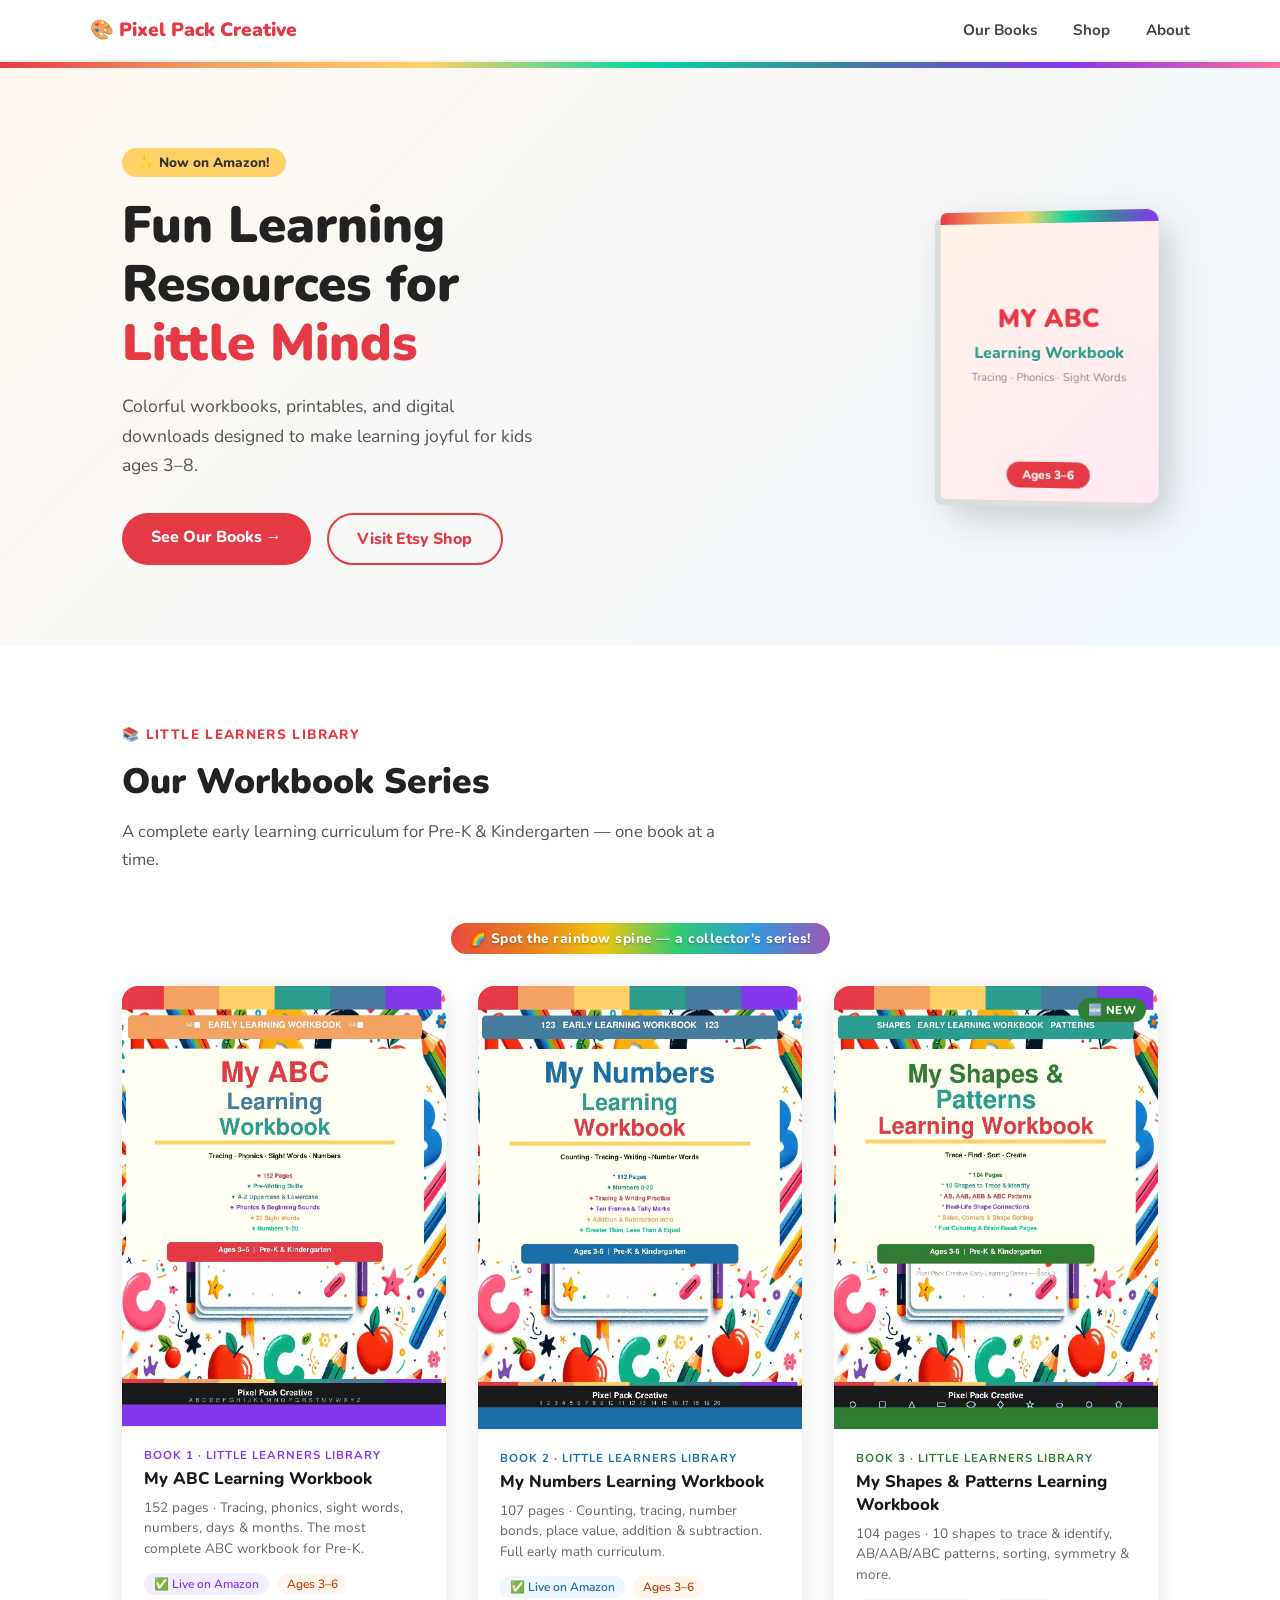
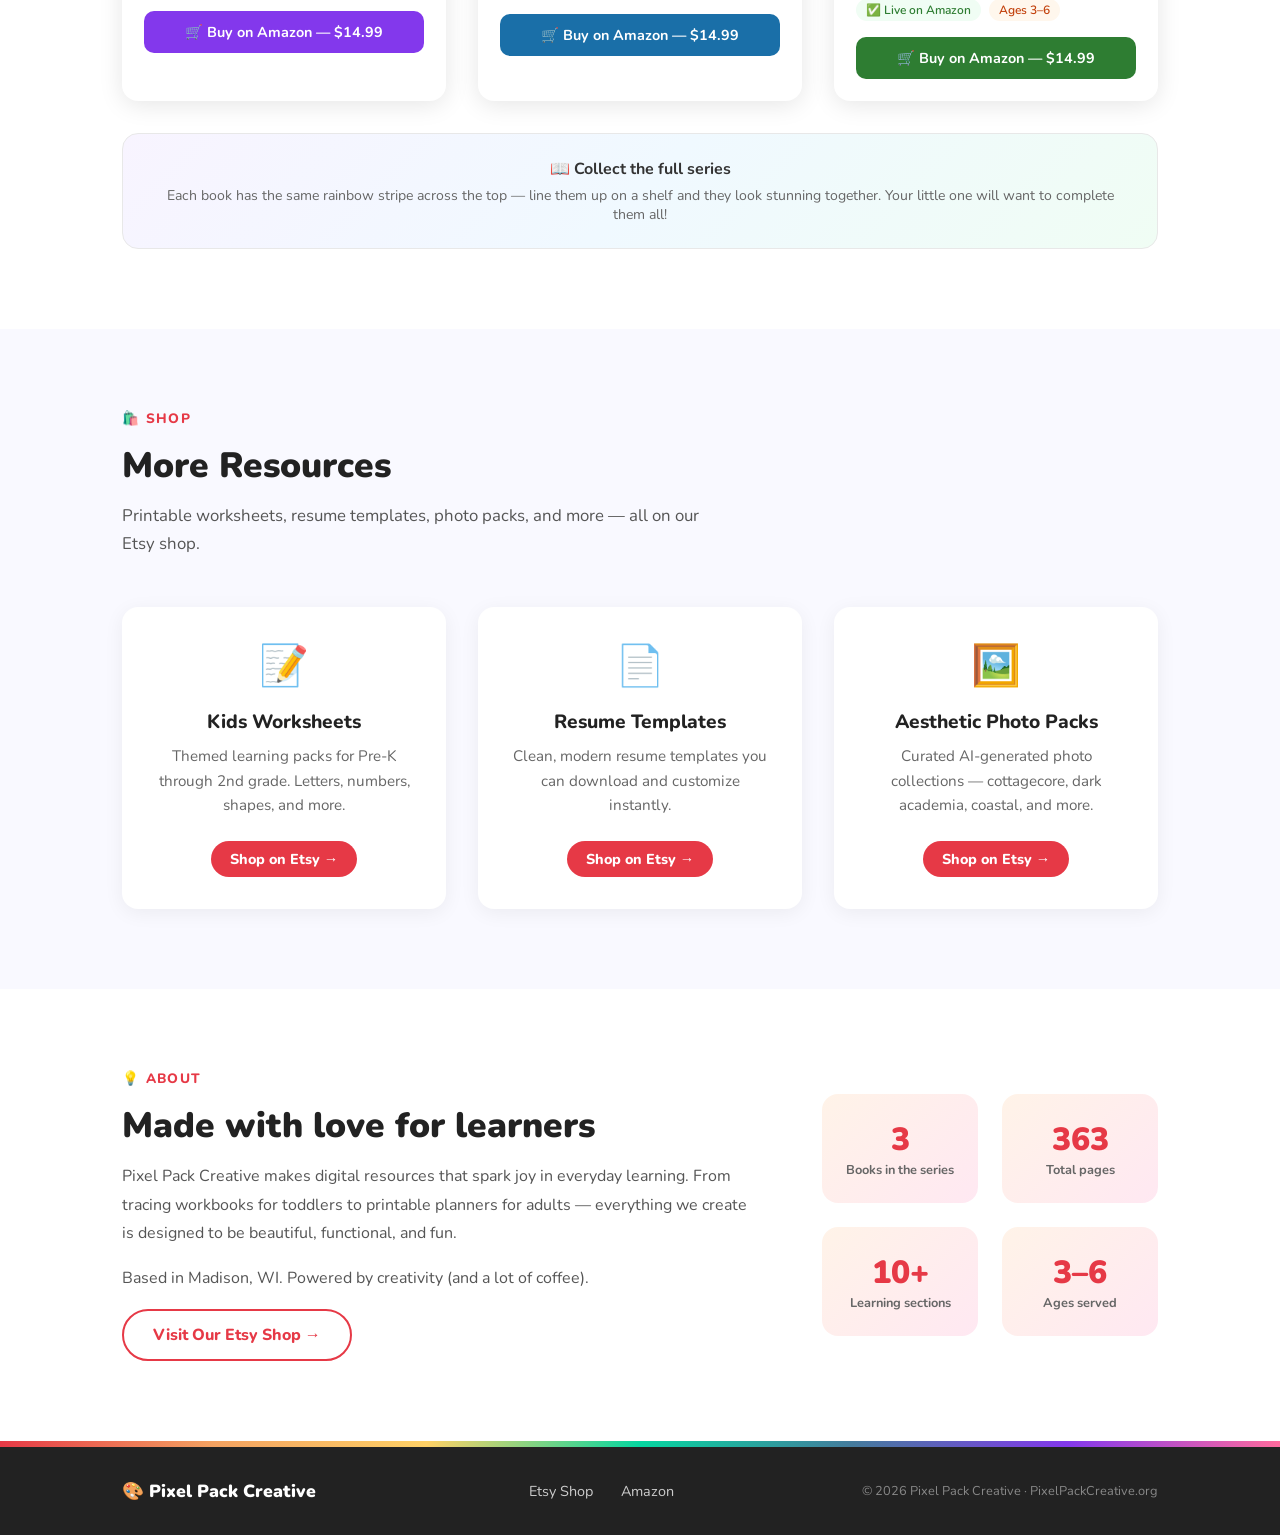
<file: index.html>
<!DOCTYPE html>
<html lang="en">
<head>
  <meta charset="UTF-8" />
  <meta name="viewport" content="width=device-width, initial-scale=1.0" />
  <title>Pixel Pack Creative — Educational Resources for Kids & Creatives</title>
  <meta name="description" content="Fun, colorful educational workbooks, printables, and digital resources for kids and creatives. Shop on Amazon and Etsy." />
  <link href="https://fonts.googleapis.com/css2?family=Nunito:wght@400;600;700;800;900&display=swap" rel="stylesheet" />
  <link rel="stylesheet" href="style.css" />
</head>
<body>

  <!-- NAV -->
  <nav>
    <div class="nav-inner">
      <div class="logo">🎨 Pixel Pack Creative</div>
      <div class="nav-links">
        <a href="#book">Our Books</a>
        <a href="#shop">Shop</a>
        <a href="#about">About</a>
      </div>
    </div>
  </nav>

  <!-- HERO -->
  <section class="hero">
    <div class="rainbow-bar"></div>
    <div class="hero-inner">
      <div class="hero-text">
        <div class="badge">✨ Now on Amazon!</div>
        <h1>Fun Learning<br/>Resources for<br/><span>Little Minds</span></h1>
        <p>Colorful workbooks, printables, and digital downloads designed to make learning joyful for kids ages 3–8.</p>
        <div class="hero-buttons">
          <a href="#book" class="btn btn-primary">See Our Books →</a>
          <a href="https://www.etsy.com/shop/PixelPackCreative" target="_blank" class="btn btn-outline">Visit Etsy Shop</a>
        </div>
      </div>
      <div class="hero-image">
        <div class="book-mockup">
          <div class="book-cover">
            <div class="cover-rainbow"></div>
            <div class="cover-title">
              <div class="cover-label">MY ABC</div>
              <div class="cover-label2">Learning Workbook</div>
              <div class="cover-sub">Tracing · Phonics · Sight Words</div>
            </div>
            <div class="cover-badge-wrap">
              <span class="cover-badge">Ages 3–6</span>
            </div>
          </div>
        </div>
      </div>
    </div>
  </section>

  <!-- BOOK SERIES -->
  <section class="book-section" id="book">
    <div class="container">
      <div class="section-label">📚 Little Learners Library</div>
      <h2>Our Workbook Series</h2>
      <p class="section-sub">A complete early learning curriculum for Pre-K & Kindergarten — one book at a time.</p>

      <!-- Rainbow spine callout -->
      <div style="text-align:center;margin-bottom:8px;">
        <span style="display:inline-block;background:linear-gradient(90deg,#e74c3c,#e67e22,#f1c40f,#2ecc71,#3498db,#9b59b6);color:white;font-weight:800;font-size:0.85rem;padding:6px 18px;border-radius:20px;letter-spacing:0.5px;text-shadow:0 1px 2px rgba(0,0,0,0.3);">🌈 Spot the rainbow spine — a collector's series!</span>
      </div>

      <div class="books-grid" style="display:grid;grid-template-columns:repeat(auto-fit,minmax(280px,1fr));gap:32px;margin:32px 0;">

        <!-- Book 1: ABC -->
        <div class="book-card" style="background:#fff;border-radius:16px;box-shadow:0 4px 24px rgba(0,0,0,0.10);overflow:hidden;transition:transform 0.2s,box-shadow 0.2s;" onmouseover="this.style.transform='translateY(-4px)';this.style.boxShadow='0 8px 32px rgba(0,0,0,0.15)'" onmouseout="this.style.transform='';this.style.boxShadow='0 4px 24px rgba(0,0,0,0.10)'">
          <a href="https://a.co/d/00L1RWoo" target="_blank" style="display:block;text-decoration:none;">
            <img src="images/abc_front_v2.jpg" alt="My ABC Learning Workbook cover — rainbow spine visible" style="width:100%;display:block;border-bottom:1px solid #f0f0f0;" />
          </a>
          <div style="padding:20px 22px 22px;">
            <div style="font-size:0.72rem;font-weight:700;color:#8338EC;letter-spacing:1px;text-transform:uppercase;margin-bottom:4px;">Book 1 · Little Learners Library</div>
            <div style="font-size:1.05rem;font-weight:800;color:#1a1a1a;margin-bottom:8px;">My ABC Learning Workbook</div>
            <div style="font-size:0.85rem;color:#666;line-height:1.5;margin-bottom:14px;">152 pages · Tracing, phonics, sight words, numbers, days & months. The most complete ABC workbook for Pre-K.</div>
            <div style="display:flex;gap:8px;flex-wrap:wrap;margin-bottom:16px;">
              <span style="background:#f3eeff;color:#8338EC;padding:3px 10px;border-radius:20px;font-size:0.75rem;font-weight:600;">✅ Live on Amazon</span>
              <span style="background:#fff7ed;color:#c2410c;padding:3px 10px;border-radius:20px;font-size:0.75rem;font-weight:600;">Ages 3–6</span>
            </div>
            <a href="https://a.co/d/00L1RWoo" target="_blank" style="display:block;background:#8338EC;color:white;text-align:center;padding:11px;border-radius:10px;text-decoration:none;font-weight:700;font-size:0.9rem;">🛒 Buy on Amazon — $14.99</a>
          </div>
        </div>

        <!-- Book 2: Numbers -->
        <div class="book-card" style="background:#fff;border-radius:16px;box-shadow:0 4px 24px rgba(0,0,0,0.10);overflow:hidden;transition:transform 0.2s,box-shadow 0.2s;" onmouseover="this.style.transform='translateY(-4px)';this.style.boxShadow='0 8px 32px rgba(0,0,0,0.15)'" onmouseout="this.style.transform='';this.style.boxShadow='0 4px 24px rgba(0,0,0,0.10)'">
          <a href="https://a.co/d/0aujH3Xu" target="_blank" style="display:block;text-decoration:none;">
            <img src="images/numbers_front_v2.jpg" alt="My Numbers Learning Workbook cover — rainbow spine visible" style="width:100%;display:block;border-bottom:1px solid #f0f0f0;" />
          </a>
          <div style="padding:20px 22px 22px;">
            <div style="font-size:0.72rem;font-weight:700;color:#1A6FA8;letter-spacing:1px;text-transform:uppercase;margin-bottom:4px;">Book 2 · Little Learners Library</div>
            <div style="font-size:1.05rem;font-weight:800;color:#1a1a1a;margin-bottom:8px;">My Numbers Learning Workbook</div>
            <div style="font-size:0.85rem;color:#666;line-height:1.5;margin-bottom:14px;">107 pages · Counting, tracing, number bonds, place value, addition & subtraction. Full early math curriculum.</div>
            <div style="display:flex;gap:8px;flex-wrap:wrap;margin-bottom:16px;">
              <span style="background:#eff6ff;color:#1A6FA8;padding:3px 10px;border-radius:20px;font-size:0.75rem;font-weight:600;">✅ Live on Amazon</span>
              <span style="background:#fff7ed;color:#c2410c;padding:3px 10px;border-radius:20px;font-size:0.75rem;font-weight:600;">Ages 3–6</span>
            </div>
            <a href="https://a.co/d/0aujH3Xu" target="_blank" style="display:block;background:#1A6FA8;color:white;text-align:center;padding:11px;border-radius:10px;text-decoration:none;font-weight:700;font-size:0.9rem;">🛒 Buy on Amazon — $14.99</a>
          </div>
        </div>

        <!-- Book 3: Shapes -->
        <div class="book-card" style="background:#fff;border-radius:16px;box-shadow:0 4px 24px rgba(0,0,0,0.10);overflow:hidden;transition:transform 0.2s,box-shadow 0.2s;" onmouseover="this.style.transform='translateY(-4px)';this.style.boxShadow='0 8px 32px rgba(0,0,0,0.15)'" onmouseout="this.style.transform='';this.style.boxShadow='0 4px 24px rgba(0,0,0,0.10)'">
          <a href="https://a.co/d/0hWGKWxD" target="_blank" style="display:block;text-decoration:none;position:relative;">
            <img src="images/shapes_front_v2.jpg" alt="My Shapes & Patterns Learning Workbook cover — rainbow spine visible" style="width:100%;display:block;border-bottom:1px solid #f0f0f0;" />
            <span style="position:absolute;top:12px;right:12px;background:#2E7D32;color:white;font-size:0.72rem;font-weight:800;padding:4px 10px;border-radius:20px;letter-spacing:0.5px;">🆕 NEW</span>
          </a>
          <div style="padding:20px 22px 22px;">
            <div style="font-size:0.72rem;font-weight:700;color:#2E7D32;letter-spacing:1px;text-transform:uppercase;margin-bottom:4px;">Book 3 · Little Learners Library</div>
            <div style="font-size:1.05rem;font-weight:800;color:#1a1a1a;margin-bottom:8px;">My Shapes &amp; Patterns Learning Workbook</div>
            <div style="font-size:0.85rem;color:#666;line-height:1.5;margin-bottom:14px;">104 pages · 10 shapes to trace & identify, AB/AAB/ABC patterns, sorting, symmetry & more.</div>
            <div style="display:flex;gap:8px;flex-wrap:wrap;margin-bottom:16px;">
              <span style="background:#f0fdf4;color:#2E7D32;padding:3px 10px;border-radius:20px;font-size:0.75rem;font-weight:600;">✅ Live on Amazon</span>
              <span style="background:#fff7ed;color:#c2410c;padding:3px 10px;border-radius:20px;font-size:0.75rem;font-weight:600;">Ages 3–6</span>
            </div>
            <a href="https://a.co/d/0hWGKWxD" target="_blank" style="display:block;background:#2E7D32;color:white;text-align:center;padding:11px;border-radius:10px;text-decoration:none;font-weight:700;font-size:0.9rem;">🛒 Buy on Amazon — $14.99</a>
          </div>
        </div>

      </div>

      <!-- Series shelf visual callout -->
      <div style="background:linear-gradient(135deg,#f8f4ff,#f0f9ff,#f0fdf4);border-radius:16px;padding:24px 28px;margin-top:8px;text-align:center;border:1px solid #e8e8e8;">
        <div style="font-size:1rem;font-weight:700;color:#333;margin-bottom:6px;">📖 Collect the full series</div>
        <div style="font-size:0.88rem;color:#666;">Each book has the same rainbow stripe across the top — line them up on a shelf and they look stunning together. Your little one will want to complete them all!</div>
      </div>

    </div>
  </section>



  <!-- SHOP -->
  

  <section class="shop-section" id="shop">
    <div class="container">
      <div class="section-label">🛍️ Shop</div>
      <h2>More Resources</h2>
      <p class="section-sub">Printable worksheets, resume templates, photo packs, and more — all on our Etsy shop.</p>

      <div class="shop-cards">
        <div class="shop-card">
          <div class="shop-icon">📝</div>
          <h3>Kids Worksheets</h3>
          <p>Themed learning packs for Pre-K through 2nd grade. Letters, numbers, shapes, and more.</p>
          <a href="https://www.etsy.com/shop/PixelPackCreative" target="_blank" class="btn btn-small">Shop on Etsy →</a>
        </div>
        <div class="shop-card">
          <div class="shop-icon">📄</div>
          <h3>Resume Templates</h3>
          <p>Clean, modern resume templates you can download and customize instantly.</p>
          <a href="https://www.etsy.com/shop/PixelPackCreative" target="_blank" class="btn btn-small">Shop on Etsy →</a>
        </div>
        <div class="shop-card">
          <div class="shop-icon">🖼️</div>
          <h3>Aesthetic Photo Packs</h3>
          <p>Curated AI-generated photo collections — cottagecore, dark academia, coastal, and more.</p>
          <a href="https://www.etsy.com/shop/PixelPackCreative" target="_blank" class="btn btn-small">Shop on Etsy →</a>
        </div>
      </div>
    </div>
  </section>

  <!-- ABOUT -->
  <section class="about-section" id="about">
    <div class="container about-inner">
      <div class="about-text">
        <div class="section-label">💡 About</div>
        <h2>Made with love for learners</h2>
        <p>Pixel Pack Creative makes digital resources that spark joy in everyday learning. From tracing workbooks for toddlers to printable planners for adults — everything we create is designed to be beautiful, functional, and fun.</p>
        <p>Based in Madison, WI. Powered by creativity (and a lot of coffee).</p>
        <a href="https://www.etsy.com/shop/PixelPackCreative" target="_blank" class="btn btn-outline">Visit Our Etsy Shop →</a>
      </div>
      <div class="about-stats">
        <div class="stat"><div class="stat-num">3</div><div class="stat-label">Books in the series</div></div>
        <div class="stat"><div class="stat-num">363</div><div class="stat-label">Total pages</div></div>
        <div class="stat"><div class="stat-num">10+</div><div class="stat-label">Learning sections</div></div>
        <div class="stat"><div class="stat-num">3–6</div><div class="stat-label">Ages served</div></div>
      </div>
    </div>
  </section>

  <!-- FOOTER -->
  <footer>
    <div class="rainbow-bar"></div>
    <div class="footer-inner">
      <div class="footer-logo">🎨 Pixel Pack Creative</div>
      <div class="footer-links">
        <a href="https://www.etsy.com/shop/PixelPackCreative" target="_blank">Etsy Shop</a>
        <a href="https://a.co/d/0iKen8VE" target="_blank">Amazon</a>
      </div>
      <div class="footer-copy">© 2026 Pixel Pack Creative · PixelPackCreative.org</div>
    </div>
  </footer>

</body>
</html>
</file>
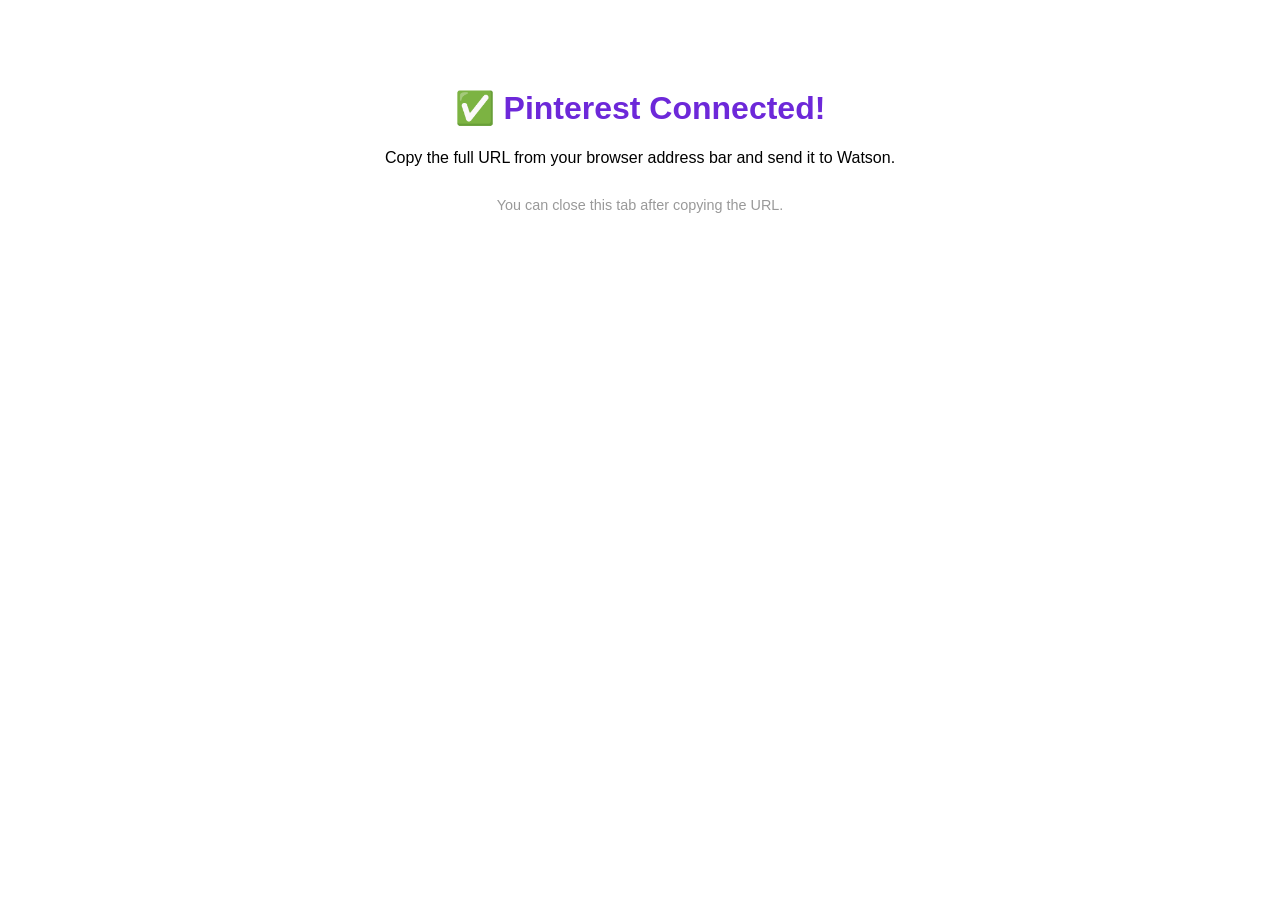
<file: pinterest-callback.html>
<!DOCTYPE html>
<html>
<head>
  <title>Pinterest Connected!</title>
  <style>
    body { font-family: sans-serif; text-align: center; padding: 60px 20px; }
    h1 { color: #6D28D9; }
  </style>
</head>
<body>
  <h1>✅ Pinterest Connected!</h1>
  <p>Copy the full URL from your browser address bar and send it to Watson.</p>
  <p style="font-size:0.9rem;color:#999;margin-top:30px;">You can close this tab after copying the URL.</p>
</body>
</html>
</file>
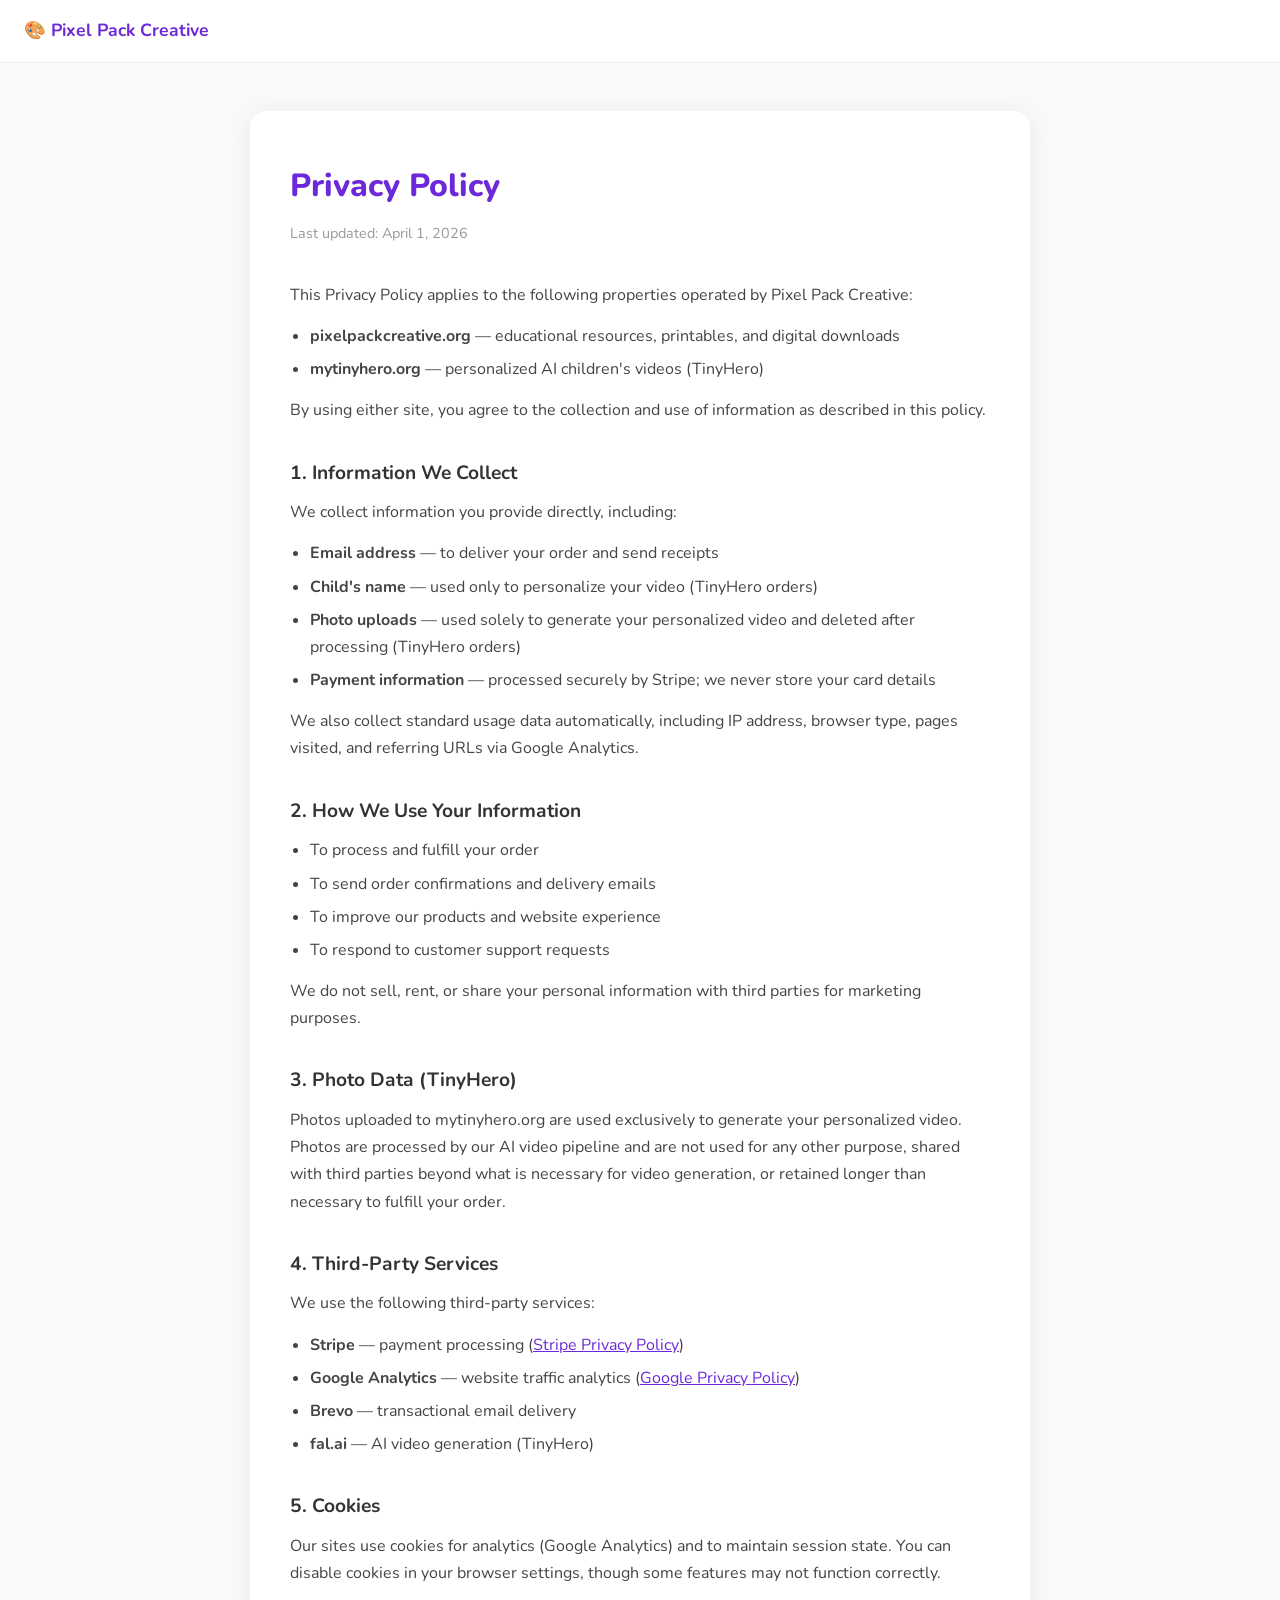
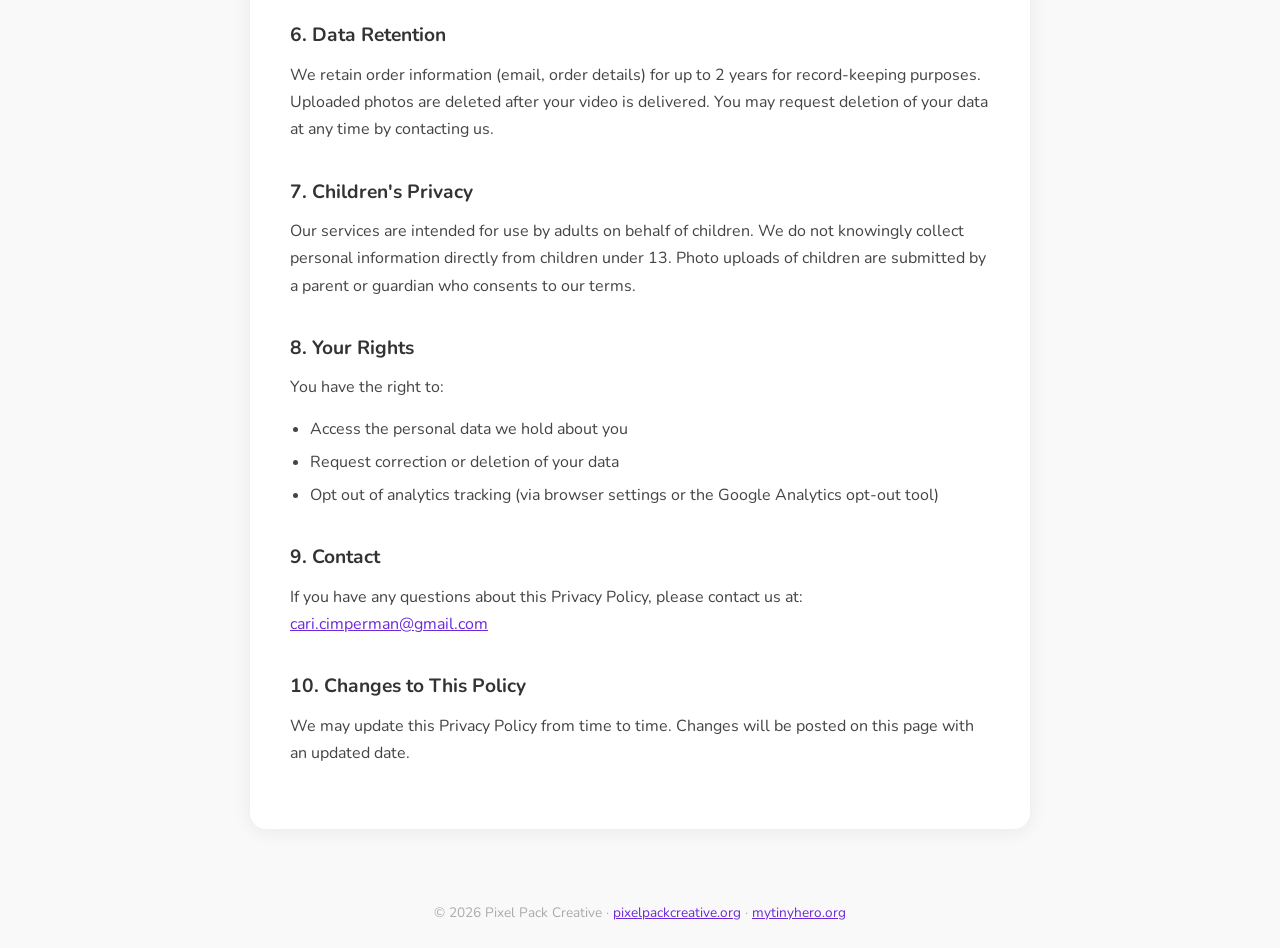
<file: privacy.html>
<!DOCTYPE html>
<html lang="en">
<head>
  <meta charset="UTF-8" />
  <meta name="viewport" content="width=device-width, initial-scale=1.0" />
  <title>Privacy Policy — Pixel Pack Creative & TinyHero</title>
  <link href="https://fonts.googleapis.com/css2?family=Nunito:wght@400;600;700;800&display=swap" rel="stylesheet" />
  <style>
    * { box-sizing: border-box; margin: 0; padding: 0; }
    body {
      font-family: 'Nunito', system-ui, sans-serif;
      background: #f9f9f9;
      color: #222;
      line-height: 1.7;
    }
    nav {
      background: #fff;
      border-bottom: 1px solid #eee;
      padding: 16px 24px;
      font-weight: 700;
      font-size: 1.1rem;
    }
    nav a { color: #6D28D9; text-decoration: none; }
    .container {
      max-width: 780px;
      margin: 48px auto;
      background: #fff;
      border-radius: 16px;
      padding: 48px 40px;
      box-shadow: 0 2px 20px rgba(0,0,0,0.07);
    }
    @media (max-width: 600px) {
      .container { padding: 28px 20px; margin: 20px 12px; }
    }
    h1 { font-size: 2rem; font-weight: 800; color: #6D28D9; margin-bottom: 8px; }
    .updated { color: #999; font-size: 0.9rem; margin-bottom: 36px; }
    h2 { font-size: 1.2rem; font-weight: 700; color: #333; margin: 32px 0 10px; }
    p { margin-bottom: 14px; color: #444; }
    ul { margin: 10px 0 14px 20px; color: #444; }
    ul li { margin-bottom: 6px; }
    a { color: #6D28D9; }
    footer {
      text-align: center;
      padding: 24px;
      color: #aaa;
      font-size: 0.85rem;
    }
  </style>
</head>
<body>

<nav>
  <a href="https://pixelpackcreative.org">🎨 Pixel Pack Creative</a>
</nav>

<div class="container">
  <h1>Privacy Policy</h1>
  <p class="updated">Last updated: April 1, 2026</p>

  <p>This Privacy Policy applies to the following properties operated by Pixel Pack Creative:</p>
  <ul>
    <li><strong>pixelpackcreative.org</strong> — educational resources, printables, and digital downloads</li>
    <li><strong>mytinyhero.org</strong> — personalized AI children's videos (TinyHero)</li>
  </ul>
  <p>By using either site, you agree to the collection and use of information as described in this policy.</p>

  <h2>1. Information We Collect</h2>
  <p>We collect information you provide directly, including:</p>
  <ul>
    <li><strong>Email address</strong> — to deliver your order and send receipts</li>
    <li><strong>Child's name</strong> — used only to personalize your video (TinyHero orders)</li>
    <li><strong>Photo uploads</strong> — used solely to generate your personalized video and deleted after processing (TinyHero orders)</li>
    <li><strong>Payment information</strong> — processed securely by Stripe; we never store your card details</li>
  </ul>
  <p>We also collect standard usage data automatically, including IP address, browser type, pages visited, and referring URLs via Google Analytics.</p>

  <h2>2. How We Use Your Information</h2>
  <ul>
    <li>To process and fulfill your order</li>
    <li>To send order confirmations and delivery emails</li>
    <li>To improve our products and website experience</li>
    <li>To respond to customer support requests</li>
  </ul>
  <p>We do not sell, rent, or share your personal information with third parties for marketing purposes.</p>

  <h2>3. Photo Data (TinyHero)</h2>
  <p>Photos uploaded to mytinyhero.org are used exclusively to generate your personalized video. Photos are processed by our AI video pipeline and are not used for any other purpose, shared with third parties beyond what is necessary for video generation, or retained longer than necessary to fulfill your order.</p>

  <h2>4. Third-Party Services</h2>
  <p>We use the following third-party services:</p>
  <ul>
    <li><strong>Stripe</strong> — payment processing (<a href="https://stripe.com/privacy" target="_blank">Stripe Privacy Policy</a>)</li>
    <li><strong>Google Analytics</strong> — website traffic analytics (<a href="https://policies.google.com/privacy" target="_blank">Google Privacy Policy</a>)</li>
    <li><strong>Brevo</strong> — transactional email delivery</li>
    <li><strong>fal.ai</strong> — AI video generation (TinyHero)</li>
  </ul>

  <h2>5. Cookies</h2>
  <p>Our sites use cookies for analytics (Google Analytics) and to maintain session state. You can disable cookies in your browser settings, though some features may not function correctly.</p>

  <h2>6. Data Retention</h2>
  <p>We retain order information (email, order details) for up to 2 years for record-keeping purposes. Uploaded photos are deleted after your video is delivered. You may request deletion of your data at any time by contacting us.</p>

  <h2>7. Children's Privacy</h2>
  <p>Our services are intended for use by adults on behalf of children. We do not knowingly collect personal information directly from children under 13. Photo uploads of children are submitted by a parent or guardian who consents to our terms.</p>

  <h2>8. Your Rights</h2>
  <p>You have the right to:</p>
  <ul>
    <li>Access the personal data we hold about you</li>
    <li>Request correction or deletion of your data</li>
    <li>Opt out of analytics tracking (via browser settings or the Google Analytics opt-out tool)</li>
  </ul>

  <h2>9. Contact</h2>
  <p>If you have any questions about this Privacy Policy, please contact us at:<br/>
  <a href="mailto:cari.cimperman@gmail.com">cari.cimperman@gmail.com</a></p>

  <h2>10. Changes to This Policy</h2>
  <p>We may update this Privacy Policy from time to time. Changes will be posted on this page with an updated date.</p>
</div>

<footer>© 2026 Pixel Pack Creative · <a href="https://pixelpackcreative.org">pixelpackcreative.org</a> · <a href="https://mytinyhero.org">mytinyhero.org</a></footer>

</body>
</html>
</file>
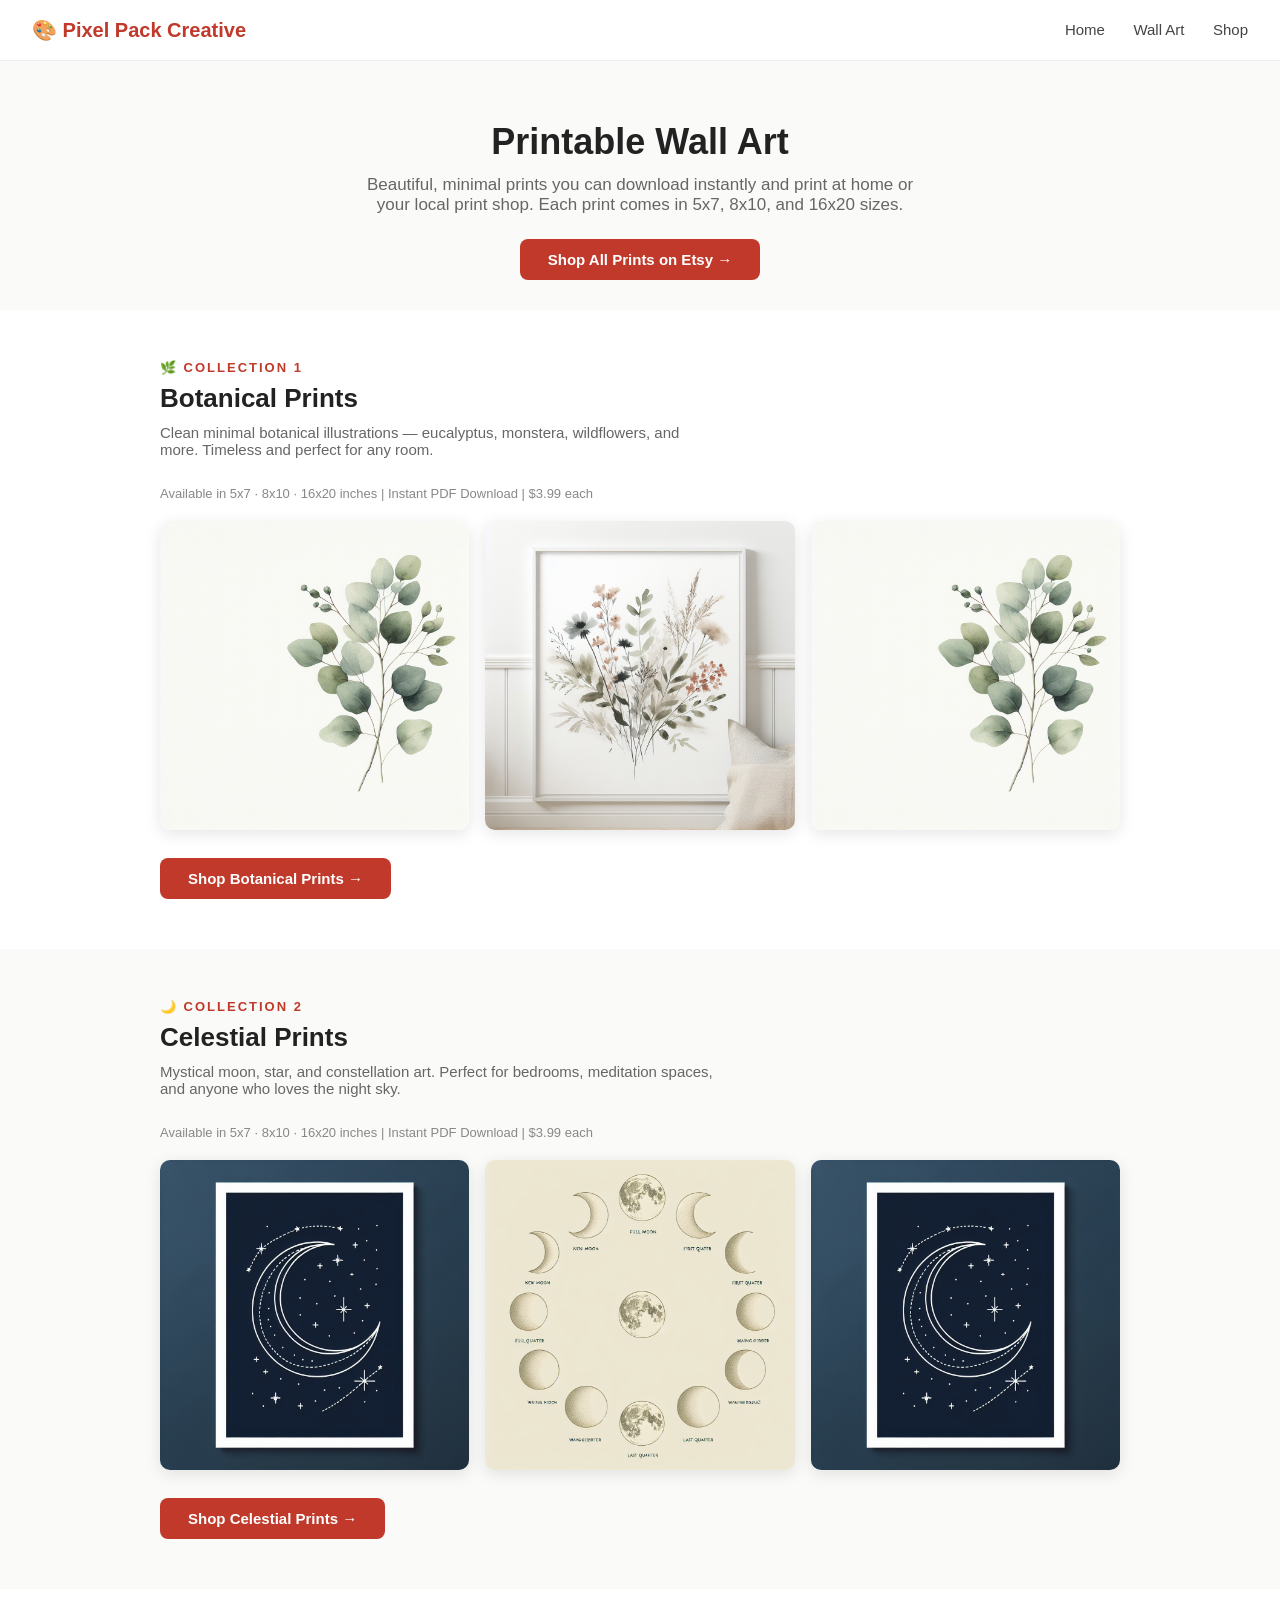
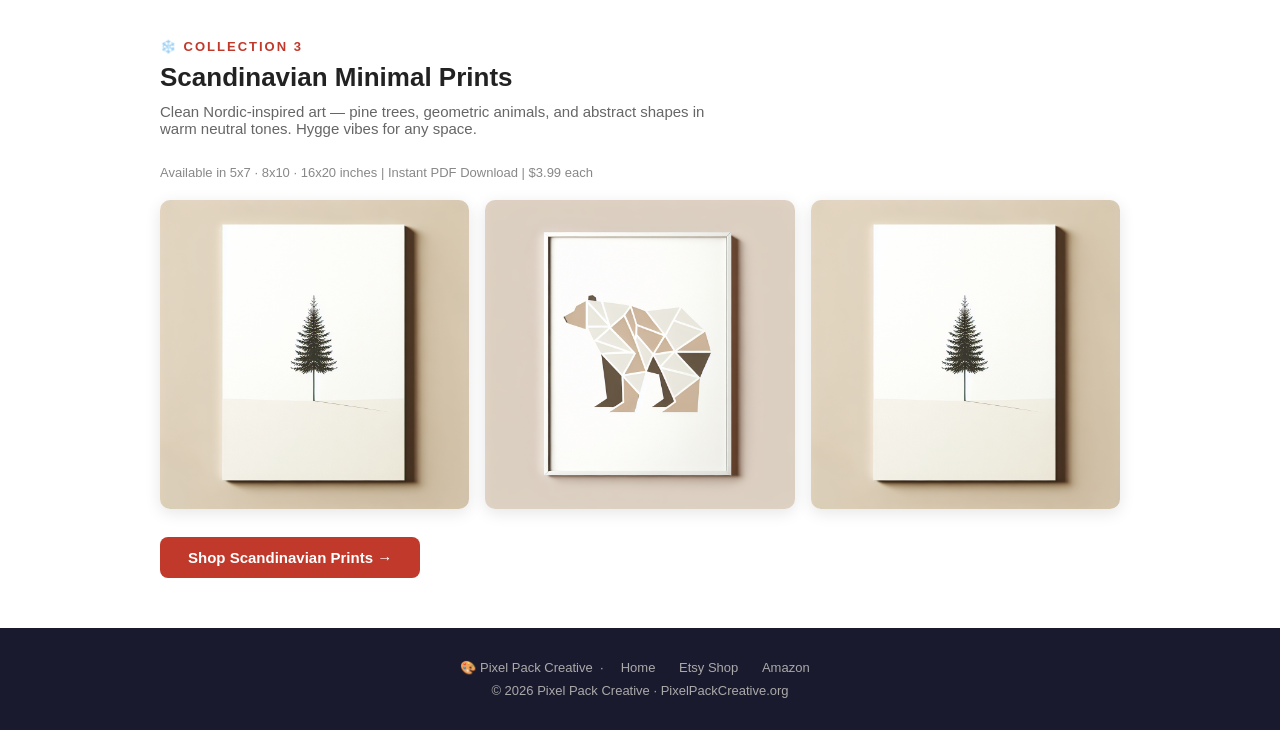
<file: wall-art.html>
<!DOCTYPE html>
<html lang="en">
<head>
  <meta charset="UTF-8" />
  <meta name="viewport" content="width=device-width, initial-scale=1.0" />
  <title>Printable Wall Art | Pixel Pack Creative</title>
  <meta name="description" content="Beautiful printable wall art — botanical, celestial, and Scandinavian minimal prints. Instant download in 5x7, 8x10, and 16x20 sizes." />
  <style>
    * { box-sizing: border-box; margin: 0; padding: 0; }
    body { font-family: 'Segoe UI', sans-serif; color: #222; background: #fff; }
    nav { display: flex; justify-content: space-between; align-items: center; padding: 18px 32px; border-bottom: 1px solid #eee; }
    .nav-logo { font-size: 20px; font-weight: 700; color: #c0392b; text-decoration: none; }
    .nav-links a { margin-left: 24px; text-decoration: none; color: #444; font-size: 15px; }
    .nav-links a:hover { color: #c0392b; }
    .hero { text-align: center; padding: 60px 20px 30px; background: #fafaf8; }
    .hero h1 { font-size: 36px; font-weight: 700; margin-bottom: 12px; }
    .hero p { font-size: 17px; color: #666; max-width: 560px; margin: 0 auto 24px; }
    .btn { display: inline-block; padding: 12px 28px; border-radius: 8px; text-decoration: none; font-weight: 600; font-size: 15px; }
    .btn-primary { background: #c0392b; color: #fff; }
    .category-section { padding: 50px 20px; }
    .category-section:nth-child(even) { background: #fafaf8; }
    .container { max-width: 960px; margin: 0 auto; }
    .category-label { font-size: 13px; font-weight: 700; letter-spacing: 2px; text-transform: uppercase; color: #c0392b; margin-bottom: 8px; }
    .category-title { font-size: 26px; font-weight: 700; margin-bottom: 10px; }
    .category-desc { color: #666; font-size: 15px; margin-bottom: 28px; max-width: 560px; }
    .gallery-grid { display: grid; grid-template-columns: repeat(3, 1fr); gap: 16px; margin-bottom: 28px; }
    .gallery-img { width: 100%; border-radius: 10px; box-shadow: 0 4px 16px rgba(0,0,0,0.10); aspect-ratio: 1; object-fit: cover; transition: transform 0.2s; }
    .gallery-img:hover { transform: scale(1.03); }
    .sizes-note { font-size: 13px; color: #888; margin-bottom: 20px; }
    footer { text-align: center; padding: 32px 20px; background: #1a1a2e; color: #aaa; font-size: 13px; }
    footer a { color: #aaa; text-decoration: none; margin: 0 10px; }
    @media(max-width:600px){ .gallery-grid { grid-template-columns: repeat(2, 1fr); } .hero h1 { font-size: 26px; } }
  </style>
</head>
<body>
  <nav>
    <a href="/" class="nav-logo">🎨 Pixel Pack Creative</a>
    <div class="nav-links">
      <a href="/">Home</a>
      <a href="/wall-art.html">Wall Art</a>
      <a href="https://www.etsy.com/shop/PixelPackCreative" target="_blank">Shop</a>
    </div>
  </nav>

  <div class="hero">
    <h1>Printable Wall Art</h1>
    <p>Beautiful, minimal prints you can download instantly and print at home or your local print shop. Each print comes in 5x7, 8x10, and 16x20 sizes.</p>
    <a href="https://www.etsy.com/shop/PixelPackCreative" target="_blank" class="btn btn-primary">Shop All Prints on Etsy →</a>
  </div>

  <section class="category-section">
    <div class="container">
      <div class="category-label">🌿 Collection 1</div>
      <h2 class="category-title">Botanical Prints</h2>
      <p class="category-desc">Clean minimal botanical illustrations — eucalyptus, monstera, wildflowers, and more. Timeless and perfect for any room.</p>
      <p class="sizes-note">Available in 5x7 · 8x10 · 16x20 inches | Instant PDF Download | $3.99 each</p>
      <div class="gallery-grid">
        <img src="images/botanical_eucalyptus.png" alt="Eucalyptus Botanical Print" class="gallery-img" />
        <img src="images/botanical_wildflower.png" alt="Wildflower Botanical Print" class="gallery-img" />
        <img src="images/botanical_eucalyptus.png" alt="Botanical Print" class="gallery-img" />
      </div>
      <a href="https://www.etsy.com/shop/PixelPackCreative" target="_blank" class="btn btn-primary">Shop Botanical Prints →</a>
    </div>
  </section>

  <section class="category-section">
    <div class="container">
      <div class="category-label">🌙 Collection 2</div>
      <h2 class="category-title">Celestial Prints</h2>
      <p class="category-desc">Mystical moon, star, and constellation art. Perfect for bedrooms, meditation spaces, and anyone who loves the night sky.</p>
      <p class="sizes-note">Available in 5x7 · 8x10 · 16x20 inches | Instant PDF Download | $3.99 each</p>
      <div class="gallery-grid">
        <img src="images/celestial_moon.png" alt="Celestial Moon Print" class="gallery-img" />
        <img src="images/celestial_phases.png" alt="Moon Phases Print" class="gallery-img" />
        <img src="images/celestial_moon.png" alt="Celestial Print" class="gallery-img" />
      </div>
      <a href="https://www.etsy.com/shop/PixelPackCreative" target="_blank" class="btn btn-primary">Shop Celestial Prints →</a>
    </div>
  </section>

  <section class="category-section">
    <div class="container">
      <div class="category-label">❄️ Collection 3</div>
      <h2 class="category-title">Scandinavian Minimal Prints</h2>
      <p class="category-desc">Clean Nordic-inspired art — pine trees, geometric animals, and abstract shapes in warm neutral tones. Hygge vibes for any space.</p>
      <p class="sizes-note">Available in 5x7 · 8x10 · 16x20 inches | Instant PDF Download | $3.99 each</p>
      <div class="gallery-grid">
        <img src="images/scandi_pine.png" alt="Scandinavian Pine Print" class="gallery-img" />
        <img src="images/scandi_bear.png" alt="Scandinavian Bear Print" class="gallery-img" />
        <img src="images/scandi_pine.png" alt="Scandinavian Print" class="gallery-img" />
      </div>
      <a href="https://www.etsy.com/shop/PixelPackCreative" target="_blank" class="btn btn-primary">Shop Scandinavian Prints →</a>
    </div>
  </section>

  <footer>
    <p>🎨 Pixel Pack Creative &nbsp;·&nbsp; <a href="/">Home</a> <a href="https://www.etsy.com/shop/PixelPackCreative" target="_blank">Etsy Shop</a> <a href="https://a.co/d/0iKen8VE" target="_blank">Amazon</a></p>
    <p style="margin-top:8px;">© 2026 Pixel Pack Creative · PixelPackCreative.org</p>
  </footer>
</body>
</html>
</file>
<file: style.css>
* { box-sizing: border-box; margin: 0; padding: 0; }

body {
  font-family: 'Nunito', sans-serif;
  color: #222;
  background: #fff;
}

/* NAV */
nav {
  position: sticky; top: 0; z-index: 100;
  background: #fff;
  border-bottom: 2px solid #f0f0f0;
  padding: 0 2rem;
}
.nav-inner {
  max-width: 1100px; margin: 0 auto;
  display: flex; align-items: center; justify-content: space-between;
  height: 60px;
}
.logo { font-size: 1.2rem; font-weight: 900; color: #E63946; }
.nav-links a {
  margin-left: 2rem; text-decoration: none;
  color: #444; font-weight: 700; font-size: 0.95rem;
  transition: color 0.2s;
}
.nav-links a:hover { color: #E63946; }

/* RAINBOW BAR */
.rainbow-bar {
  height: 6px;
  background: linear-gradient(to right, #E63946, #F4A261, #FFD166, #06D6A0, #457B9D, #8338EC, #FF6B9D);
}

/* HERO */
.hero {
  background: linear-gradient(135deg, #fff8f0 0%, #f0f8ff 100%);
}
.hero-inner {
  max-width: 1100px; margin: 0 auto;
  display: flex; align-items: center; justify-content: space-between;
  padding: 5rem 2rem;
  gap: 3rem;
}
.badge {
  display: inline-block;
  background: #FFD166; color: #333;
  font-weight: 800; font-size: 0.85rem;
  padding: 0.3rem 1rem; border-radius: 20px;
  margin-bottom: 1.2rem;
}
.hero-text h1 {
  font-size: 3.2rem; font-weight: 900; line-height: 1.15;
  color: #222; margin-bottom: 1.2rem;
}
.hero-text h1 span { color: #E63946; }
.hero-text p {
  font-size: 1.1rem; color: #555; max-width: 420px;
  margin-bottom: 2rem; line-height: 1.7;
}
.hero-buttons { display: flex; gap: 1rem; flex-wrap: wrap; }

/* BUTTONS */
.btn {
  display: inline-block; padding: 0.8rem 1.8rem;
  border-radius: 30px; font-weight: 800; font-size: 1rem;
  text-decoration: none; transition: transform 0.2s, box-shadow 0.2s;
  cursor: pointer;
}
.btn:hover { transform: translateY(-2px); box-shadow: 0 6px 20px rgba(0,0,0,0.12); }
.btn-primary { background: #E63946; color: #fff; }
.btn-outline { background: transparent; color: #E63946; border: 2px solid #E63946; }
.btn-amazon { background: #FF9900; color: #fff; font-size: 1.1rem; padding: 1rem 2.5rem; }
.btn-small { background: #E63946; color: #fff; padding: 0.5rem 1.2rem; font-size: 0.9rem; }

/* BOOK MOCKUP */
.hero-image { flex-shrink: 0; }
.book-mockup {
  perspective: 1000px;
}
.book-cover {
  width: 220px; height: 290px;
  background: linear-gradient(135deg, #fff3e8, #ffe8f2);
  border-radius: 6px 12px 12px 6px;
  box-shadow: -6px 6px 0 #ddd, 8px 15px 40px rgba(0,0,0,0.2);
  display: flex; flex-direction: column;
  align-items: center; justify-content: space-between;
  overflow: hidden;
  transform: rotateY(-8deg);
  transition: transform 0.3s;
}
.book-cover:hover { transform: rotateY(0deg); }
.cover-rainbow {
  width: 100%; height: 12px;
  background: linear-gradient(to right, #E63946, #F4A261, #FFD166, #06D6A0, #457B9D, #8338EC);
}
.cover-title {
  text-align: center; padding: 1rem;
  flex: 1; display: flex; flex-direction: column;
  align-items: center; justify-content: center; gap: 0.4rem;
}
.cover-label { font-size: 1.6rem; font-weight: 900; color: #E63946; }
.cover-label2 { font-size: 1rem; font-weight: 800; color: #2A9D8F; }
.cover-sub { font-size: 0.7rem; color: #888; }
.cover-badge-wrap { padding-bottom: 1rem; }
.cover-badge {
  background: #E63946; color: #fff;
  font-size: 0.75rem; font-weight: 800;
  padding: 0.3rem 1rem; border-radius: 20px;
}

/* SECTIONS */
.container { max-width: 1100px; margin: 0 auto; padding: 5rem 2rem; }
.section-label {
  font-size: 0.85rem; font-weight: 800; letter-spacing: 0.1em;
  color: #E63946; text-transform: uppercase; margin-bottom: 0.8rem;
}
h2 { font-size: 2.2rem; font-weight: 900; margin-bottom: 0.8rem; }
.section-sub { font-size: 1.05rem; color: #555; max-width: 600px; margin-bottom: 3rem; line-height: 1.7; }

/* FEATURES GRID */
.features-grid {
  display: grid;
  grid-template-columns: repeat(auto-fit, minmax(200px, 1fr));
  gap: 1.5rem; margin-bottom: 3rem;
}
.feature-card {
  background: #fff;
  border: 2px solid var(--c);
  border-radius: 16px;
  padding: 1.5rem;
  text-align: center;
  transition: transform 0.2s, box-shadow 0.2s;
}
.feature-card:hover { transform: translateY(-4px); box-shadow: 0 8px 24px rgba(0,0,0,0.08); }
.feature-icon { font-size: 2rem; margin-bottom: 0.6rem; }
.feature-title { font-weight: 800; font-size: 0.95rem; color: var(--c); margin-bottom: 0.3rem; }
.feature-desc { font-size: 0.85rem; color: #666; }

.book-cta { text-align: center; }
.book-meta { margin-top: 1rem; font-size: 0.9rem; color: #888; }

/* SHOP */
.shop-section { background: #f9f9ff; }
.shop-cards {
  display: grid;
  grid-template-columns: repeat(auto-fit, minmax(260px, 1fr));
  gap: 2rem;
}
.shop-card {
  background: #fff; border-radius: 16px;
  padding: 2rem; text-align: center;
  box-shadow: 0 4px 20px rgba(0,0,0,0.06);
  transition: transform 0.2s;
}
.shop-card:hover { transform: translateY(-4px); }
.shop-icon { font-size: 2.5rem; margin-bottom: 1rem; }
.shop-card h3 { font-size: 1.2rem; font-weight: 800; margin-bottom: 0.6rem; }
.shop-card p { font-size: 0.95rem; color: #666; line-height: 1.6; margin-bottom: 1.5rem; }

/* ABOUT */
.about-section { background: #fff; }
.about-inner {
  display: flex; gap: 4rem; align-items: center; flex-wrap: wrap;
}
.about-text { flex: 1; min-width: 280px; }
.about-text p { font-size: 1rem; color: #555; line-height: 1.8; margin-bottom: 1rem; }
.about-stats {
  display: grid; grid-template-columns: 1fr 1fr;
  gap: 1.5rem; flex-shrink: 0;
}
.stat {
  background: linear-gradient(135deg, #fff3e8, #ffe8f2);
  border-radius: 16px; padding: 1.5rem; text-align: center;
}
.stat-num { font-size: 2rem; font-weight: 900; color: #E63946; }
.stat-label { font-size: 0.8rem; color: #666; font-weight: 700; }

/* FOOTER */
footer { background: #222; color: #fff; }
.footer-inner {
  max-width: 1100px; margin: 0 auto;
  padding: 2rem; display: flex;
  align-items: center; justify-content: space-between; flex-wrap: wrap; gap: 1rem;
}
.footer-logo { font-weight: 900; font-size: 1.1rem; }
.footer-links a { color: #ccc; text-decoration: none; margin-left: 1.5rem; font-size: 0.9rem; }
.footer-links a:hover { color: #FFD166; }
.footer-copy { font-size: 0.8rem; color: #888; }

/* RESPONSIVE */
@media (max-width: 768px) {
  .hero-inner { flex-direction: column; text-align: center; padding: 3rem 1.5rem; }
  .hero-text h1 { font-size: 2.2rem; }
  .hero-text p { margin: 0 auto 2rem; }
  .hero-buttons { justify-content: center; }
  .hero-image { display: none; }
  .about-inner { flex-direction: column; }
  .footer-inner { flex-direction: column; text-align: center; }
  .footer-links a { margin: 0 0.75rem; }
}

/* TinyHero Section */
.tinyhero-section {
  padding: 80px 20px;
  background: linear-gradient(135deg, #1a1a2e 0%, #16213e 50%, #0f3460 100%);
  color: white;
  text-align: center;
}
.tinyhero-section .section-label {
  background: rgba(255,255,255,0.15);
  color: white;
}
.tinyhero-section h2 {
  color: white;
}
.tinyhero-section .section-sub {
  color: rgba(255,255,255,0.8);
}
.tinyhero-themes {
  display: flex;
  gap: 16px;
  justify-content: center;
  flex-wrap: wrap;
  margin: 32px 0;
}
.theme-card {
  background: rgba(255,255,255,0.1);
  border: 1px solid rgba(255,255,255,0.2);
  border-radius: 12px;
  padding: 16px 24px;
  font-size: 1rem;
  font-weight: 600;
  color: white;
}
.tinyhero-price {
  font-size: 1.4rem;
  font-weight: 700;
  color: #ffd700;
  margin-bottom: 24px;
}

/* TinyHero Section */
.tinyhero-section {
  padding: 80px 20px;
  background: linear-gradient(135deg, #1a1a2e 0%, #16213e 50%, #0f3460 100%);
  color: white;
  text-align: center;
}
.tinyhero-section .section-label { color: #f0a500; }
.tinyhero-section h2 { color: white; }
.tinyhero-section .section-sub { color: rgba(255,255,255,0.8); max-width: 600px; margin: 0 auto 32px; }
.tinyhero-cards {
  display: flex;
  justify-content: center;
  gap: 16px;
  flex-wrap: wrap;
  margin-bottom: 24px;
}
.tinyhero-card {
  background: rgba(255,255,255,0.1);
  border: 1px solid rgba(255,255,255,0.2);
  border-radius: 12px;
  padding: 16px 24px;
  font-size: 1rem;
  font-weight: 600;
  color: white;
}
.tinyhero-price {
  font-size: 1.2rem;
  color: rgba(255,255,255,0.9);
  margin-bottom: 24px;
}
.tinyhero-price strong { color: #f0a500; font-size: 1.4rem; }
</file>
